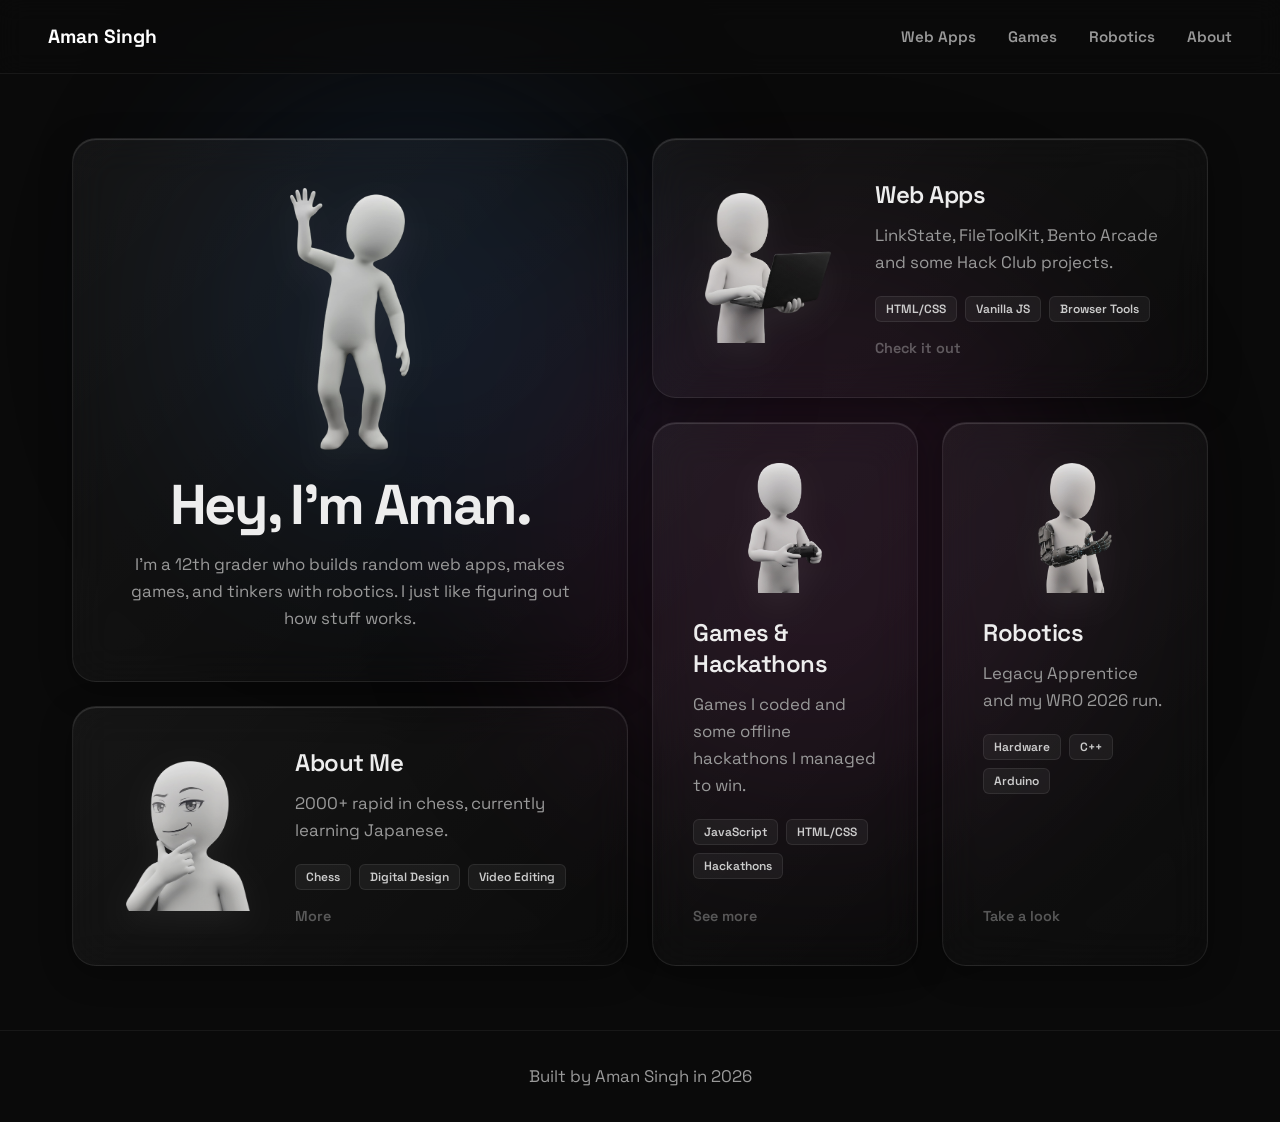
<file: index.html>
<!DOCTYPE html>
<html lang="en">
<head>
    <meta charset="UTF-8">
    <meta name="viewport" content="width=device-width, initial-scale=1.0">
    <title>Aman Singh</title>
    <link rel="stylesheet" href="css/style.css">
</head>
<body>

    <!-- Ambient Liquid Background -->
    <div class="ambient-blob blob-1"></div>
    <div class="ambient-blob blob-2"></div>

    <canvas id="avatar-canvas"></canvas>

    <nav class="navbar">
        <div class="nav-brand"><a href="index.html">Aman Singh</a></div>
        <ul class="nav-links">
            <li><a href="web.html">Web Apps</a></li>
            <li><a href="games.html">Games</a></li>
            <li><a href="robotics.html">Robotics</a></li>
            <li><a href="about.html">About</a></li>
        </ul>
    </nav>

    <main class="bento-grid">
        
        <section class="bento-cell hero-cell">
            <div class="hero-avatar">
                <img src="assets/hero-avatar.png" alt="Waving Avatar" class="avatar-img">
            </div>
            <div class="hero-content">
                <h1>Hey, I'm Aman.</h1>
                <p>I'm a 12th grader who builds random web apps, makes games, and tinkers with robotics. I just like figuring out how stuff works.</p>
            </div>
        </section>

        <a href="web.html" class="bento-cell link-cell web-cell wide-cell">
            <img src="assets/web-avatar.png" class="cell-icon" alt="Web Apps">
            <div class="cell-content">
                <h2>Web Apps</h2>
                <p>LinkState, FileToolKit, Bento Arcade and some Hack Club projects.</p>
                <div class="tag-container">
                    <span class="tech-tag">HTML/CSS</span>
                    <span class="tech-tag">Vanilla JS</span>
                    <span class="tech-tag">Browser Tools</span>
                </div>
                <span class="hover-indicator">Check it out</span>
            </div>
        </a>

        <a href="games.html" class="bento-cell link-cell game-cell tall-cell">
            <img src="assets/game-avatar.png" class="cell-icon" alt="Games">
            <div class="cell-content">
                <h2>Games & Hackathons</h2>
                <p>Games I coded and some offline hackathons I managed to win.</p>
                <div class="tag-container">
                    <span class="tech-tag">JavaScript</span>
                    <span class="tech-tag">HTML/CSS</span>
                    <span class="tech-tag">Hackathons</span>
                </div>
                <span class="hover-indicator">See more</span>
            </div>
        </a>

        <a href="robotics.html" class="bento-cell link-cell robotics-cell tall-cell">
            <img src="assets/robot-avatar.png" class="cell-icon" alt="Robotics">
            <div class="cell-content">
                <h2>Robotics</h2>
                <p>Legacy Apprentice and my WRO 2026 run.</p>
                <div class="tag-container">
                    <span class="tech-tag">Hardware</span>
                    <span class="tech-tag">C++</span>
                    <span class="tech-tag">Arduino</span>
                </div>
                <span class="hover-indicator">Take a look</span>
            </div>
        </a>

        <a href="about.html" class="bento-cell link-cell personal-cell wide-cell">
            <img src="assets/about-avatar.png" class="cell-icon" alt="About Me">
            <div class="cell-content">
                <h2>About Me</h2>
                <p>2000+ rapid in chess, currently learning Japanese.</p>
                <div class="tag-container">
                    <span class="tech-tag">Chess</span>
                    <span class="tech-tag">Digital Design</span>
                    <span class="tech-tag">Video Editing</span>
                </div>
                <span class="hover-indicator">More</span>
            </div>
        </a>

    </main>

    <footer class="footer">
        <p>Built by Aman Singh in 2026</p>
    </footer>

    <script src="js/style.js"></script>
</body>
</html>
</file>
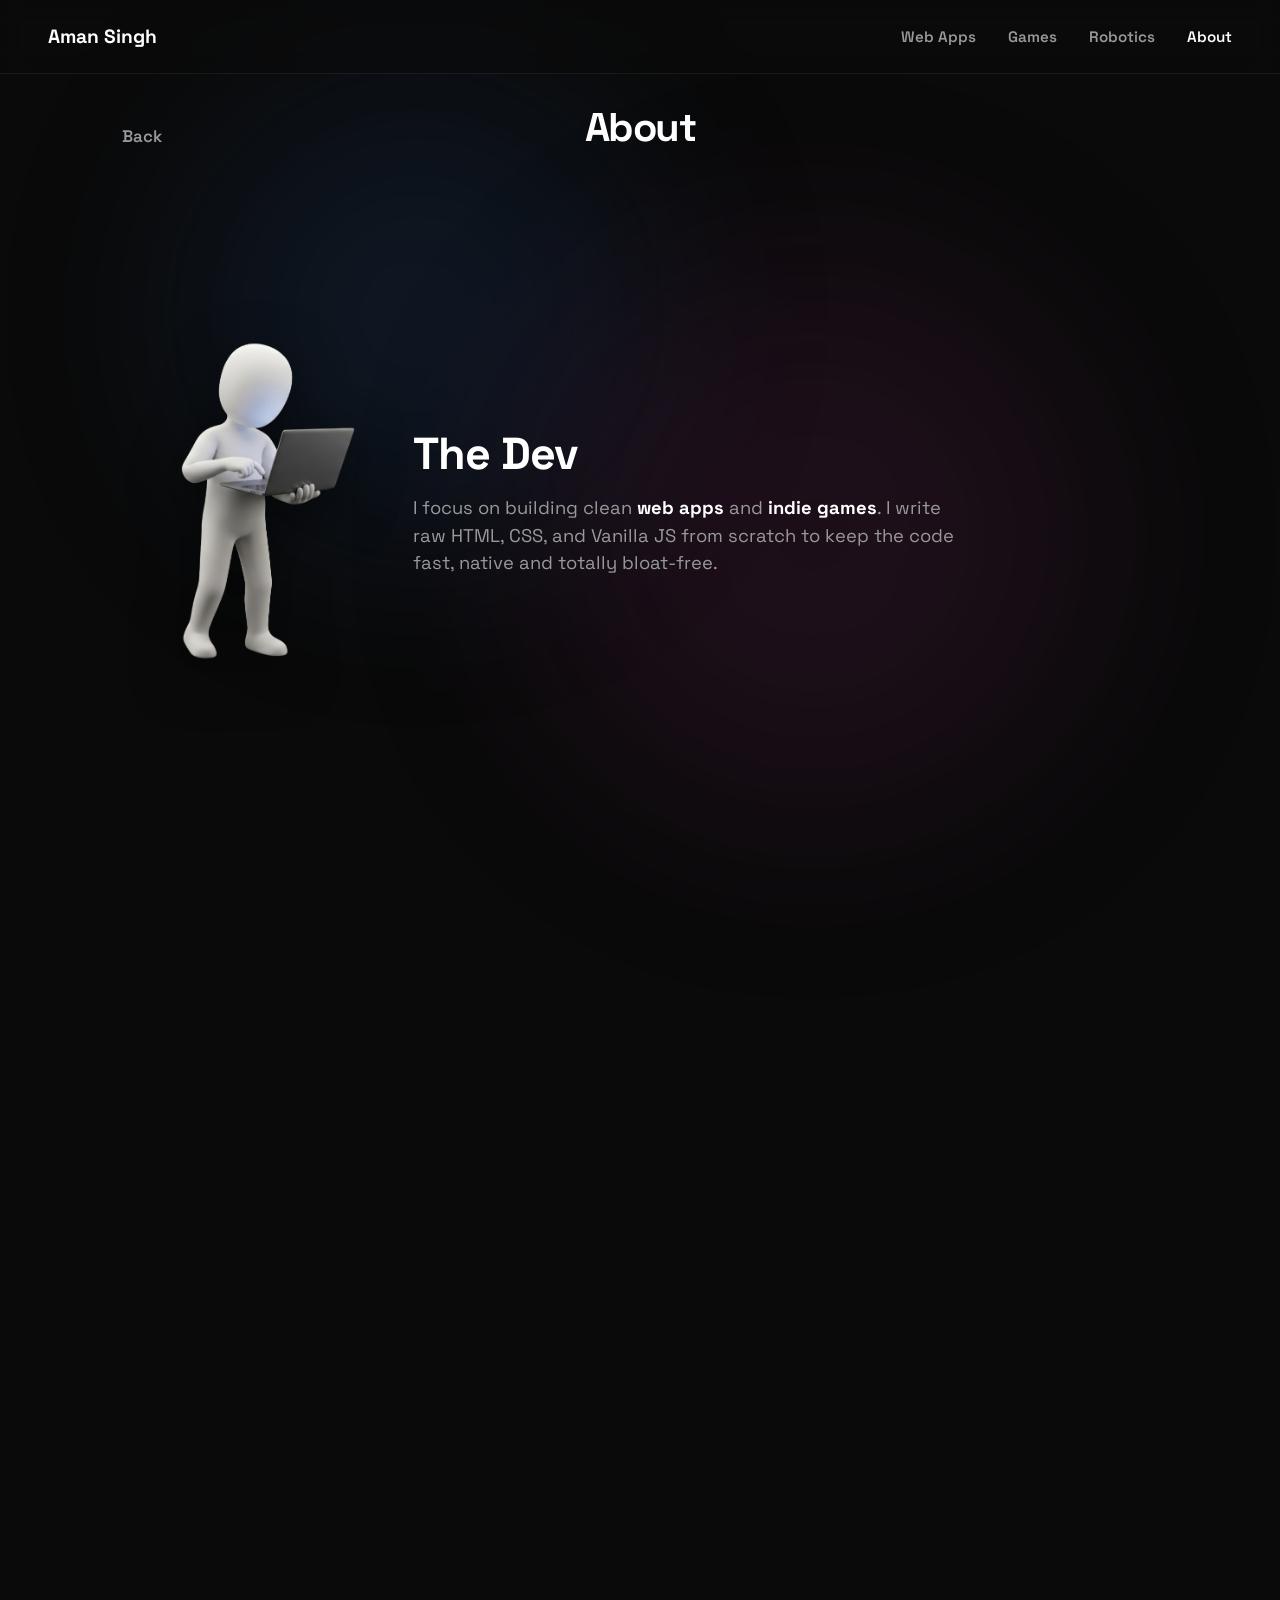
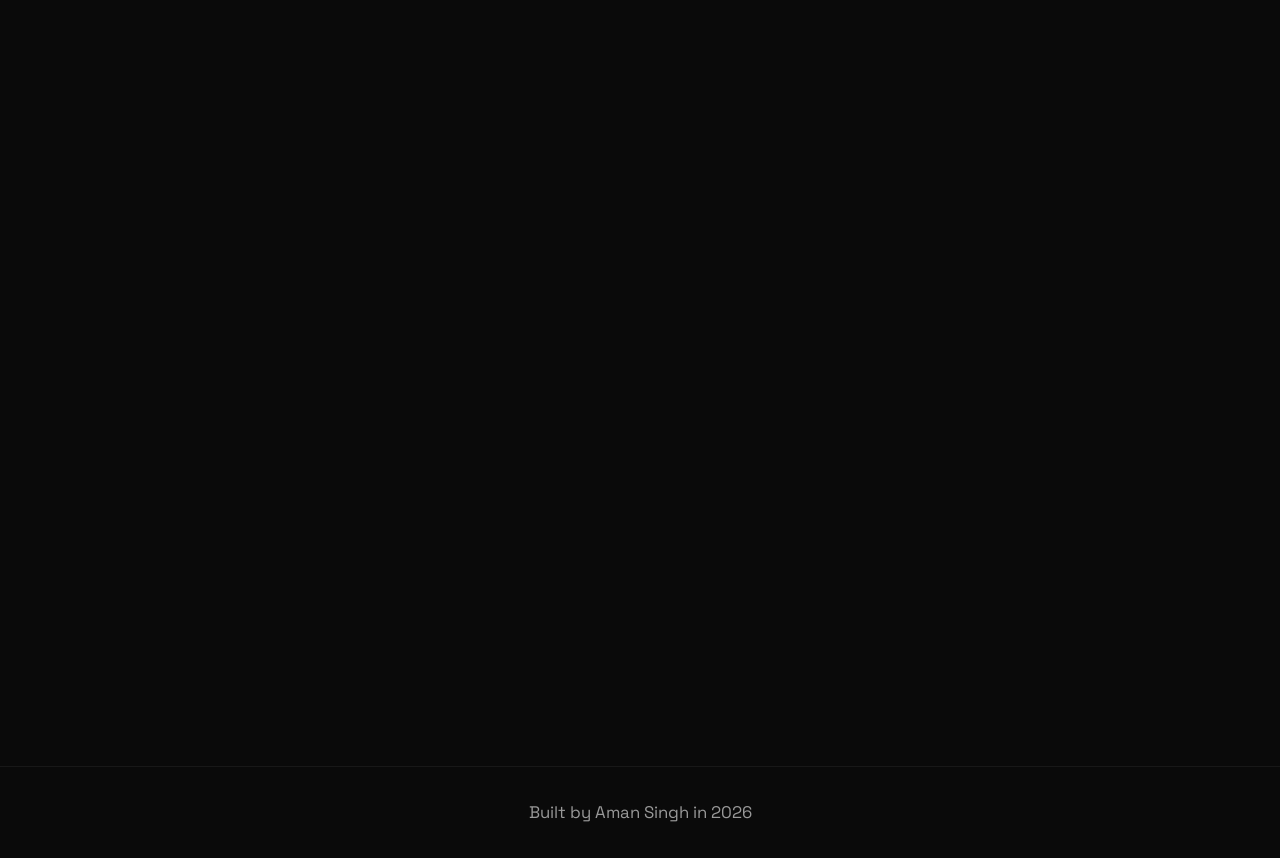
<file: about.html>
<!DOCTYPE html>
<html lang="en">
<head>
    <meta charset="UTF-8">
    <meta name="viewport" content="width=device-width, initial-scale=1.0">
    <title>About - Aman Singh</title>
    <link rel="stylesheet" href="css/style.css">
    <link rel="stylesheet" href="css/about.css">
</head>
<body>

    <div class="ambient-blob blob-1"></div>
    <div class="ambient-blob blob-2"></div>

    <canvas id="avatar-canvas"></canvas>

    <nav class="navbar">
        <div class="nav-brand"><a href="index.html">Aman Singh</a></div>
        <ul class="nav-links">
            <li><a href="web.html">Web Apps</a></li>
            <li><a href="games.html">Games</a></li>
            <li><a href="robotics.html">Robotics</a></li>
            <li><a href="about.html" style="color: #ffffff;">About</a></li>
        </ul>
    </nav>

    <div class="page-header">
        <a href="index.html" class="back-btn">Back</a>
        <h1 class="page-title">About</h1>
    </div>

    <main class="about-journey">
        <div class="timeline-container">
            
            <div class="pose-step left fade-in">
                <img src="assets/about1.png" class="pose-img" alt="Aman Dev">
                <div class="pose-text">
                    <h3>The Dev</h3>
<p>I focus on building clean <a href="web.html" class="chess-link">web apps</a> and <a href="games.html" class="chess-link">indie games</a>. I write raw HTML, CSS, and Vanilla JS from scratch to keep the code fast, native and totally bloat-free.</p>
                </div>
            </div>

            <div class="pose-step right fade-in">
                <div class="pose-text">
                    <h3>The Strategist</h3>
<p>Grinded to 2000+ elo, putting me in the top 0.3% globally. If you wanna test your luck against a 99.7 percentile player, challenge me on Chess.com at <a href="https://www.chess.com/member/duskled" target="_blank" class="chess-link">@duskled</a>.</p>
                </div>
                <img src="assets/about2.png" class="pose-img" alt="Aman Chess">
            </div>

            <div class="pose-step left fade-in">
                <img src="assets/about3.png" class="pose-img" alt="Aman AFK">
                <div class="pose-text">
                    <h3>Going AFK</h3>
                    <p>When I step away from the screen, you will usually find me outside playing football or smashing shuttlecocks.</p>
                </div>
            </div>

            <div class="pose-step right fade-in">
                <div class="pose-text">
                    <h3>The Full Picture</h3>
<p>Hey, I'm Aman. I'm a Class 12 student at DBRA-SOSE, MPK in Delhi. Fluent in English and Hindi, currently locking in on Japanese, and constantly building. That's me in a nutshell.</p>
                </div>
                <img src="assets/about - inside.png" class="pose-img final-avatar" alt="Aman Everything">
            </div>

        </div>
    </main>

    <footer class="footer">
        <p>Built by Aman Singh in 2026</p>
    </footer>

    <script src="js/style.js"></script>
    <script src="js/about.js"></script>
</body>
</html>
</file>
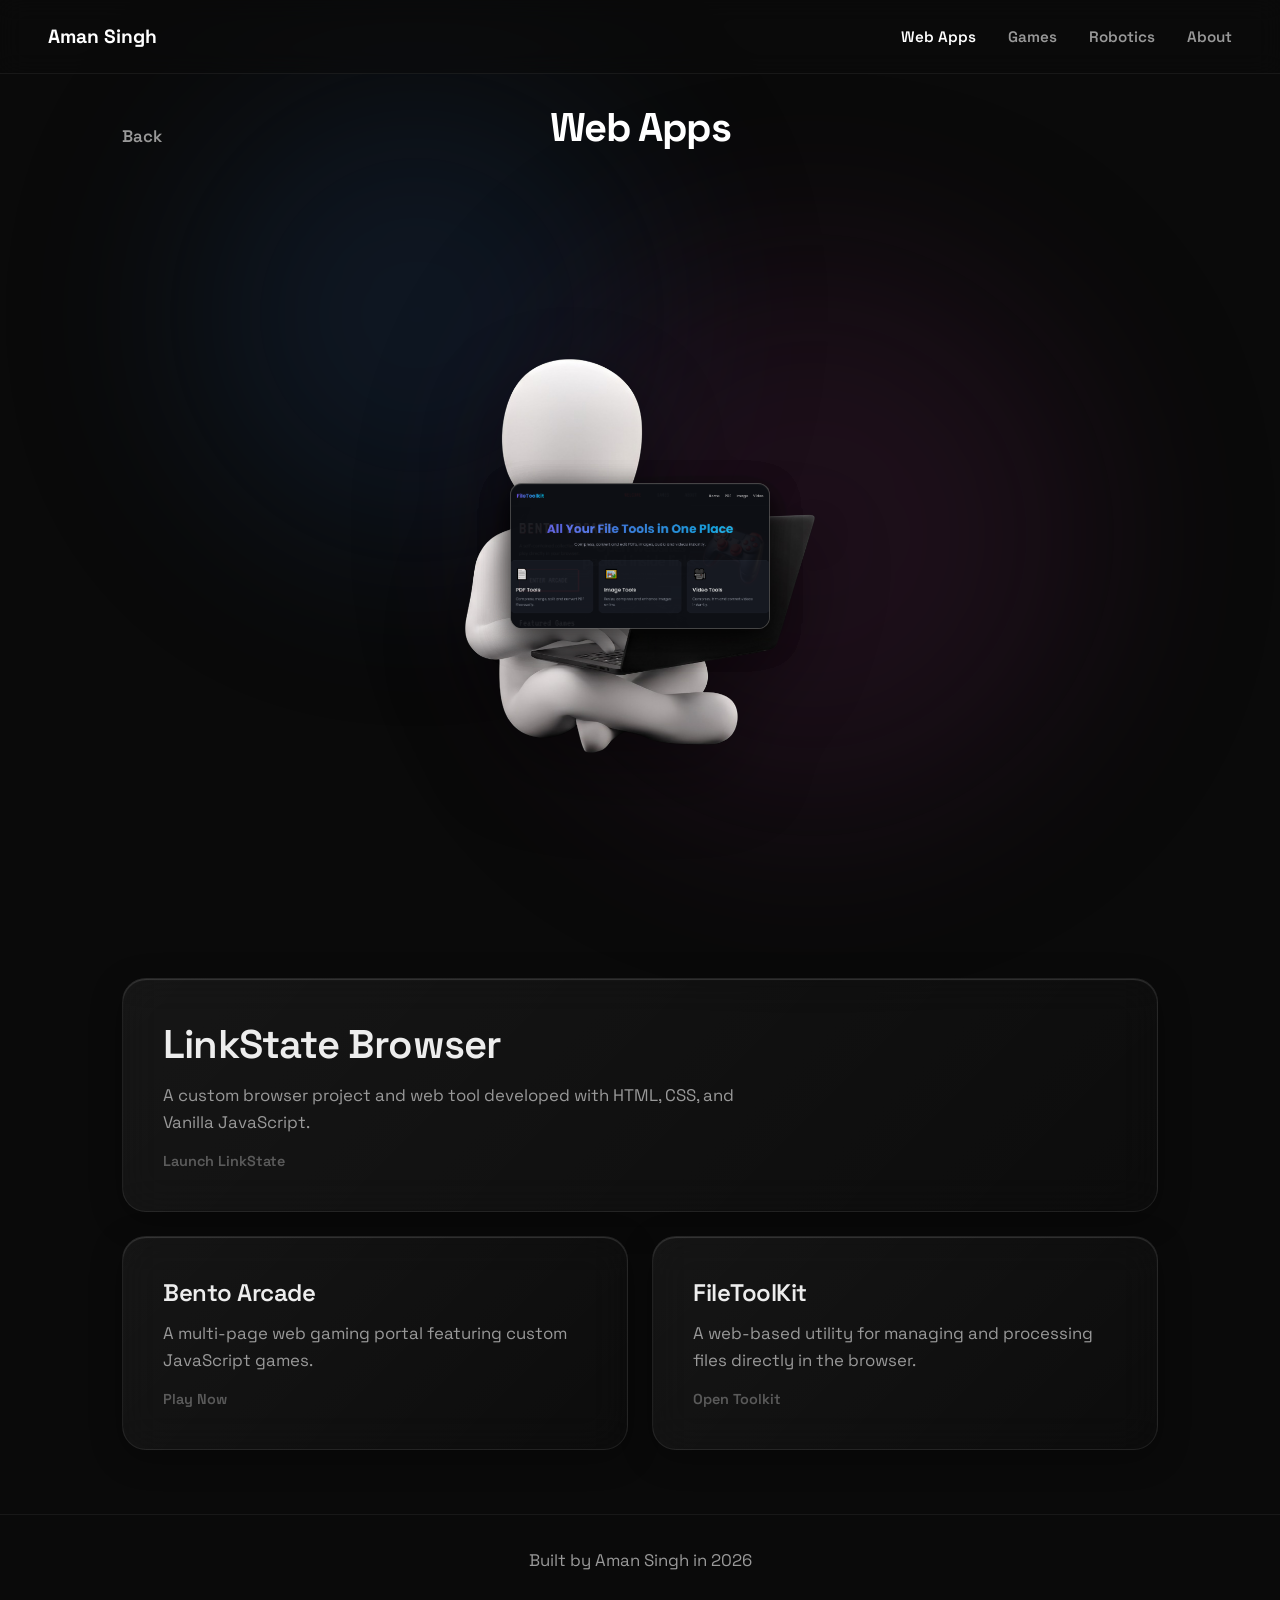
<file: web.html>
<!DOCTYPE html>
<html lang="en">
<head>
    <meta charset="UTF-8">
    <meta name="viewport" content="width=device-width, initial-scale=1.0">
    <title>Web Apps - Aman Singh</title>
    <link rel="stylesheet" href="css/style.css">
    <link rel="stylesheet" href="css/web.css">
</head>
<body>

    <!-- Ambient Liquid Background -->
    <div class="ambient-blob blob-1"></div>
    <div class="ambient-blob blob-2"></div>

    <canvas id="avatar-canvas"></canvas>

    <nav class="navbar">
        <div class="nav-brand"><a href="index.html">Aman Singh</a></div>
        <ul class="nav-links">
            <li><a href="web.html" style="color: #ffffff;">Web Apps</a></li>
            <li><a href="games.html">Games</a></li>
            <li><a href="robotics.html">Robotics</a></li>
            <li><a href="about.html">About</a></li>
        </ul>
    </nav>

    <!-- Page Header (Title & Back Button) -->
    <div class="page-header">
        <a href="index.html" class="back-btn">Back</a>
        <h1 class="page-title">Web Apps</h1>
    </div>

    <!-- Cinematic Hero Section -->
    <section class="cinematic-hero" id="hero-scene">
        <div class="hero-center-stage">
            <img src="assets/web - inside.png" alt="Aman Coding" class="main-avatar-3d">
            
            <!-- True 3D Orbital Image Previews -->
            <div class="float-wrapper float-linkstate">
                <div class="floating-preview">
                    <img src="assets/linkstate-preview.PNG" alt="LinkState Preview">
                </div>
            </div>
            
            <div class="float-wrapper float-bento">
                <div class="floating-preview">
                    <img src="assets/bentoarcade-preview.PNG" alt="Bento Arcade Preview">
                </div>
            </div>
            
            <div class="float-wrapper float-file">
                <div class="floating-preview">
                    <img src="assets/filetoolkit-preview.PNG" alt="FileToolKit Preview">
                </div>
            </div>
        </div>
    </section>

    <!-- The Interactive Bento Grid -->
    <main class="bento-grid web-grid">
        
        <a href="https://linkstate.xyz" target="_blank" class="bento-cell link-cell project-linkstate">
            <div class="cell-content">
                <h2>LinkState Browser</h2>
                <p>A custom browser project and web tool developed with HTML, CSS, and Vanilla JavaScript.</p>
                <span class="hover-indicator">Launch LinkState</span>
            </div>
            <div class="preview-container">
                <img src="assets/linkstate-preview.PNG" alt="LinkState Preview" class="preview-img">
            </div>
        </a>

        <a href="https://sweet-tree-6366.duskled.workers.dev/" target="_blank" class="bento-cell link-cell project-bento">
            <div class="cell-content">
                <h2>Bento Arcade</h2>
                <p>A multi-page web gaming portal featuring custom JavaScript games.</p>
                <span class="hover-indicator">Play Now</span>
            </div>
            <div class="preview-container">
                <img src="assets/bentoarcade-preview.PNG" alt="Bento Arcade Preview" class="preview-img">
            </div>
        </a>

        <a href="https://filetoolkit.xyz" target="_blank" class="bento-cell link-cell project-file">
            <div class="cell-content">
                <h2>FileToolKit</h2>
                <p>A web-based utility for managing and processing files directly in the browser.</p>
                <span class="hover-indicator">Open Toolkit</span>
            </div>
            <div class="preview-container">
                <img src="assets/filetoolkit-preview.PNG" alt="FileToolKit Preview" class="preview-img">
            </div>
        </a>

    </main>

    <footer class="footer">
        <p>Built by Aman Singh in 2026</p>
    </footer>

    <!-- Shared Physics Script -->
    <script src="js/style.js"></script>

    <!-- Scroll Dissolve Animation Script -->
    <script>
        window.addEventListener('scroll', () => {
            const hero = document.getElementById('hero-scene');
            const scrollY = window.scrollY;
            
            const opacity = Math.max(1 - (scrollY / 400), 0); 
            const translateY = scrollY * 0.4; 
            const scale = Math.max(1 - (scrollY / 2000), 0.9);

            hero.style.opacity = opacity;
            hero.style.transform = `translateY(${translateY}px) scale(${scale})`;
            
            if (opacity === 0) {
                hero.style.pointerEvents = 'none';
            } else {
                hero.style.pointerEvents = 'auto';
            }
        });
    </script>
</body>
</html>
</file>
<file: css/style.css>
@import url('https://fonts.googleapis.com/css2?family=Space+Grotesk:wght@400;600;700&display=swap');

* {
    margin: 0;
    padding: 0;
    box-sizing: border-box;
}

body {
    background-color: #0a0a0a;
    color: #ededed;
    font-family: 'Space Grotesk', sans-serif;
    min-height: 100vh;
    display: flex;
    flex-direction: column;
    overflow-x: hidden;
}

#avatar-canvas {
    position: fixed;
    top: 0;
    left: 0;
    width: 100vw;
    height: 100vh;
    z-index: -1;
    pointer-events: none;
}

.navbar {
    width: 100%;
    padding: 1.5rem 3rem;
    display: flex;
    justify-content: space-between;
    align-items: center;
    background: rgba(10, 10, 10, 0.5);
    backdrop-filter: blur(12px);
    border-bottom: 1px solid rgba(255, 255, 255, 0.06);
    position: sticky;
    top: 0;
    z-index: 10;
}

.nav-brand a {
    font-size: 1.2rem;
    font-weight: 700;
    text-decoration: none;
    color: #ffffff;
}

.nav-links {
    display: flex;
    gap: 2rem;
    list-style: none;
}

.nav-links a {
    text-decoration: none;
    color: #999999;
    font-size: 0.95rem;
    font-weight: 600;
    transition: color 0.2s ease;
}

.nav-links a:hover {
    color: #ffffff;
}

.bento-grid {
    display: grid;
    grid-template-columns: repeat(4, 1fr);
    grid-template-rows: repeat(3, 260px);
    gap: 24px;
    width: 100%;
    max-width: 1200px;
    margin: 4rem auto;
    padding: 0 2rem;
    z-index: 1;
    flex: 1;
}

.bento-cell {
    /* Liquid glass surface gradient */
    background: linear-gradient(135deg, rgba(255, 255, 255, 0.05) 0%, rgba(255, 255, 255, 0.01) 100%);
    /* Glass edge highlight (rim light) and drop shadow */
    box-shadow: inset 0 1px 1px rgba(255, 255, 255, 0.15), 
                0 8px 32px rgba(0, 0, 0, 0.3);
    border: 1px solid rgba(255, 255, 255, 0.08);
    border-radius: 24px;
    padding: 2.5rem;
    display: flex;
    /* Stronger blur for frosted refraction */
    backdrop-filter: blur(20px);
    -webkit-backdrop-filter: blur(20px);
    transition: transform 0.3s cubic-bezier(0.25, 0.8, 0.25, 1), 
                border-color 0.3s ease, 
                background 0.3s ease, 
                box-shadow 0.3s ease;
    text-decoration: none;
    color: inherit;
    position: relative; 
    z-index: 2; /* Keeps glass above the blobs */
}

.link-cell:hover {
    transform: translateY(-5px);
    background: linear-gradient(135deg, rgba(255, 255, 255, 0.08) 0%, rgba(255, 255, 255, 0.02) 100%);
    border-color: rgba(255, 255, 255, 0.2);
    /* Intensify shadow and edge highlight on hover */
    box-shadow: inset 0 1px 1px rgba(255, 255, 255, 0.25), 
                0 15px 40px rgba(0, 0, 0, 0.4);
    cursor: pointer;
}

.hero-cell {
    grid-column: 1 / 3;
    grid-row: 1 / 3;
    flex-direction: column;
    align-items: center;
    justify-content: center;
    text-align: center;
}

.hero-avatar {
    width: 120px;
    height: auto;
    margin: 0 auto 1.5rem auto;
    display: flex;
    align-items: center;
    justify-content: center;
}

.avatar-img {
    width: 100%;
    height: auto;
    object-fit: contain;
    mix-blend-mode: screen;
    opacity: 0.9;
    filter: drop-shadow(0px 10px 15px rgba(255, 255, 255, 0.05));
}

.hero-content {
    display: flex;
    flex-direction: column;
    justify-content: center;
    align-items: center;
}

.cell-icon {
    object-fit: contain;
    opacity: 0.9;
    transition: transform 0.2s ease;
    mix-blend-mode: screen;
    filter: drop-shadow(0px 10px 15px rgba(255, 255, 255, 0.05));
}

.link-cell:hover .cell-icon {
    transform: scale(1.05);
}

.wide-cell {
    flex-direction: row;
    align-items: center;
}

.wide-cell .cell-icon {
    width: 150px;
    height: 150px;
    margin-right: 2rem;
    flex-shrink: 0;
}

.wide-cell .cell-content {
    display: flex;
    flex-direction: column;
    justify-content: center;
    height: 100%;
}

.tall-cell {
    flex-direction: column;
    justify-content: flex-start;
}

.tall-cell .cell-icon {
    width: 100%;
    height: 130px;
    margin-bottom: 1.5rem;
}

.tall-cell .cell-content {
    display: flex;
    flex-direction: column;
    flex-grow: 1;
    justify-content: flex-start;
}

.tag-container {
    display: flex;
    flex-wrap: wrap;
    gap: 8px;
    margin-top: 1.25rem;
}

.tech-tag {
    font-size: 0.75rem;
    font-weight: 600;
    background: rgba(255, 255, 255, 0.05);
    border: 1px solid rgba(255, 255, 255, 0.08);
    padding: 4px 10px;
    border-radius: 6px;
    color: #cccccc;
}

.web-cell {
    grid-column: 3 / 5;
    grid-row: 1 / 2;
}

.game-cell {
    grid-column: 3 / 4;
    grid-row: 2 / 4;
}

.robotics-cell {
    grid-column: 4 / 5;
    grid-row: 2 / 4;
}

.personal-cell {
    grid-column: 1 / 3;
    grid-row: 3 / 4;
}

h1 {
    font-size: 3.5rem;
    font-weight: 700;
    margin-bottom: 1rem;
    letter-spacing: -0.04em;
    line-height: 1.1;
}

h2 {
    font-size: 1.5rem;
    font-weight: 600;
    margin-bottom: 0.75rem;
    letter-spacing: -0.02em;
}

p {
    font-size: 1.05rem;
    line-height: 1.6;
    color: #999999;
}

.hover-indicator {
    font-size: 0.9rem;
    font-weight: 600;
    margin-top: auto;
    padding-top: 1rem;
    display: inline-block;
    color: #ffffff;
    opacity: 0.3;
    transition: opacity 0.2s ease;
}

.link-cell:hover .hover-indicator {
    opacity: 1;
}

.footer {
    width: 100%;
    text-align: center;
    padding: 2rem;
    color: #666666;
    font-size: 0.9rem;
    border-top: 1px solid rgba(255, 255, 255, 0.06);
    margin-top: auto;
}

/* --- Ambient Liquid Blobs --- */
.ambient-blob {
    position: fixed;
    border-radius: 50%;
    filter: blur(100px);
    z-index: 0;
    opacity: 0.3;
    pointer-events: none;
    animation: float 12s infinite alternate ease-in-out;
}

.blob-1 {
    width: 450px;
    height: 450px;
    background: #1a365d; 
    top: 10%;
    left: 15%;
}

.blob-2 {
    width: 550px;
    height: 550px;
    background: #4a1c40; 
    bottom: 10%;
    right: 15%;
    animation-delay: -6s;
}

@keyframes float {
    0% { transform: translate(0, 0) scale(1); }
    100% { transform: translate(50px, 80px) scale(1.1); }
}

@media (max-width: 900px) {
    .navbar {
        padding: 1rem;
    }
    .nav-links {
        display: none;
    }
    .bento-grid {
        grid-template-columns: 1fr;
        grid-template-rows: auto;
        gap: 16px;
        margin: 2rem auto;
        padding: 0 1rem;
    }
    .hero-cell, .web-cell, .game-cell, .robotics-cell, .personal-cell {
        grid-column: 1 / -1;
        grid-row: auto;
        min-height: 220px;
    }
    .hero-cell {
        flex-direction: column;
        align-items: center;
    }
    .hero-avatar {
        width: 100px;
        height: auto;
        margin: 0 auto 1.5rem auto;
    }
    .wide-cell {
        flex-direction: column;
        align-items: flex-start;
    }
    .wide-cell .cell-icon {
        margin-right: 0;
        margin-bottom: 1.5rem;
        width: 120px;
        height: 120px;
    }
}
</file>
<file: css/about.css>
@import url('https://fonts.googleapis.com/css2?family=Space+Grotesk:wght@400;600;700&display=swap');

body {
    overflow-anchor: none;
}

.page-header {
    max-width: 1100px;
    margin: 2rem auto 0 auto; 
    padding: 0 2rem;
    display: flex;
    align-items: center;
    justify-content: center;
    position: relative;
    width: 100%;
    z-index: 10;
}

.back-btn {
    position: absolute;
    left: 2rem; 
    color: #999999;
    text-decoration: none;
    font-size: 1.05rem;
    font-weight: 600;
    transition: color 0.2s ease, transform 0.2s ease;
}

.back-btn:hover {
    color: #ffffff;
    transform: translateX(-4px); 
}

.page-title {
    font-size: 2.5rem;
    font-weight: 700;
    letter-spacing: -0.04em;
    color: #ffffff;
}

.about-journey {
    width: 100%;
    max-width: 1200px;
    margin: 10rem auto 4rem auto;
    padding: 0 2rem;
    position: relative;
    z-index: 5;
}

.timeline-container {
    display: flex;
    flex-direction: column;
    gap: 12rem;
    position: relative;
    align-items: center;
}

.pose-step {
    display: flex;
    align-items: center;
    width: 100%;
    min-height: 350px;
    opacity: 0;
    transform: translateY(40px);
    transition: opacity 0.8s ease, transform 0.8s ease;
    gap: 4rem;
}

.pose-step.active-step {
    opacity: 1;
    transform: translateY(0);
}

.pose-step.left { 
    justify-content: flex-start; 
    padding-left: 10%; 
    flex-direction: row; 
}

.pose-step.right { 
    justify-content: flex-end; 
    padding-right: 10%; 
    flex-direction: row; 
}

.pose-img {
    max-height: 300px; 
    width: auto;
    opacity: 0.15;
    filter: drop-shadow(0 15px 25px rgba(0,0,0,0.5));
    transition: transform 0.6s ease, opacity 0.6s ease;
    z-index: 2;
}

.final-avatar {
    max-height: 300px;
}

.pose-step.active-step .pose-img {
    opacity: 1;
    transform: scale(1.05);
}

.pose-text {
    display: flex;
    flex-direction: column;
    gap: 12px;
    opacity: 0;
    transition: all 0.6s cubic-bezier(0.25, 1, 0.5, 1);
    z-index: 1;
}

.pose-step.left .pose-text {
    transform: translateX(-40px);
    text-align: left;
}

.pose-step.right .pose-text {
    transform: translateX(40px);
    text-align: right;
}

.pose-step.active-step .pose-text {
    opacity: 1;
    transform: translateX(0);
}

.pose-text h3 {
    font-family: 'Space Grotesk', sans-serif;
    font-size: 2.8rem;
    color: #ffffff;
    font-weight: 700;
    margin: 0;
    letter-spacing: -0.02em;
}

.pose-text p {
    font-family: 'Space Grotesk', sans-serif;
    font-size: 1.15rem;
    color: #999999;
    margin: 0;
    max-width: 550px;
    white-space: normal;
    font-weight: 400;
    line-height: 1.5;
}

.chess-link {
    color: #ffffff;
    text-decoration: none;
    font-weight: 700;
    transition: color 0.3s ease;
}

.chess-link:hover {
    color: #4CAF50;
}

.fade-in {
    opacity: 0;
    transform: translateY(40px);
    transition: opacity 0.8s ease, transform 0.8s ease;
}

.fade-in.appear {
    opacity: 1;
    transform: translateY(0);
}

@media (max-width: 900px) {
    .page-header {
        justify-content: space-between;
    }
    
    .back-btn {
        position: relative;
        left: 0;
    }

    .pose-step.left, .pose-step.right {
        padding-left: 10%;
        padding-right: 10%;
        flex-direction: column;
        justify-content: center;
        gap: 2rem;
    }
    
    .pose-step.left .pose-text, .pose-step.right .pose-text {
        text-align: center;
        transform: translateY(40px) translateX(0);
    }
    
    .pose-step.active-step .pose-text {
        transform: translateY(0) translateX(0);
    }
}
</file>
<file: css/web.css>
/* css/web.css */

/* =========================================
   1. PAGE HEADER (Top)
========================================= */
.page-header {
    max-width: 1100px;
    margin: 2rem auto 0 auto; 
    padding: 0 2rem;
    display: flex;
    align-items: center;
    justify-content: center;
    position: relative;
    width: 100%;
    z-index: 10;
}

.back-btn {
    position: absolute;
    left: 2rem; 
    color: #999999;
    text-decoration: none;
    font-size: 1.05rem;
    font-weight: 600;
    transition: color 0.2s ease, transform 0.2s ease;
}

.back-btn:hover {
    color: #ffffff;
    transform: translateX(-4px); 
}

.page-title {
    font-size: 2.5rem;
    font-weight: 700;
    letter-spacing: -0.04em;
    color: #ffffff;
}

/* =========================================
   2. CINEMATIC 3D HERO SECTION
========================================= */
.cinematic-hero {
    min-height: calc(100vh - 120px); 
    display: flex;
    flex-direction: column;
    align-items: center;
    justify-content: center;
    position: relative;
    z-index: 5;
    /* Create the 3D camera perspective */
    perspective: 1200px;
    transition: opacity 0.1s linear; 
}

.hero-center-stage {
    position: relative;
    width: 100%;
    height: 500px;
    display: flex;
    justify-content: center;
    align-items: center;
    /* Tells the browser this div contains actual 3D depth elements */
    transform-style: preserve-3d;
}

.main-avatar-3d {
    width: 350px; 
    position: absolute;
    /* Removed mix-blend-mode to allow proper Z-index passing */
    filter: drop-shadow(0px 30px 40px rgba(0, 0, 0, 0.4));
    animation: float-avatar 4s infinite alternate ease-in-out;
}

@keyframes float-avatar {
    0% { transform: translateY(0px) translateZ(0px); }
    100% { transform: translateY(-20px) translateZ(0px); }
}

/* --- The 3D Orbital System --- */
.float-wrapper {
    position: absolute;
    top: 50%;
    left: 50%;
    width: 260px; /* Bigger image size */
    height: 146px;
    /* Center the pivot point */
    margin-top: -73px;
    margin-left: -130px;
    /* Pass the 3D context to the images inside */
    transform-style: preserve-3d;
}

.float-linkstate { animation: orbit1 18s linear infinite; }
.float-bento     { animation: orbit2 18s linear infinite; }
.float-file      { animation: orbit3 18s linear infinite; }

/* 
   The Math: 
   1. rotateY orbits it around the vertical axis
   2. translateZ pushes it outward (radius)
   3. rotateY (negative) counters the spin so it always faces the screen
   CSS perspective handles the automatic size shrinking/growing! 
*/
@keyframes orbit1 {
    0%   { transform: rotateY(0deg) translateZ(400px) rotateY(0deg); }
    100% { transform: rotateY(360deg) translateZ(400px) rotateY(-360deg); }
}
@keyframes orbit2 {
    0%   { transform: rotateY(120deg) translateZ(400px) rotateY(-120deg); }
    100% { transform: rotateY(480deg) translateZ(400px) rotateY(-480deg); }
}
@keyframes orbit3 {
    0%   { transform: rotateY(240deg) translateZ(400px) rotateY(-240deg); }
    100% { transform: rotateY(600deg) translateZ(400px) rotateY(-600deg); }
}

/* ONLY pauses the orbit when your mouse is actually touching a floating image */
.hero-center-stage:has(.floating-preview:hover) .float-wrapper {
    animation-play-state: paused;
}
.hero-center-stage:has(.floating-preview:hover) .main-avatar-3d {
    animation-play-state: paused; 
}
/* --- The Floating Image Previews --- */
.floating-preview {
    width: 100%;
    height: 100%;
    border-radius: 12px;
    overflow: hidden;
    background: rgba(0, 0, 0, 0.4);
    border: 1px solid rgba(255, 255, 255, 0.15);
    box-shadow: 0 10px 30px rgba(0, 0, 0, 0.4), inset 0 1px 1px rgba(255, 255, 255, 0.2);
    pointer-events: auto; 
    transition: transform 0.4s cubic-bezier(0.25, 0.8, 0.25, 1), box-shadow 0.4s ease, border-color 0.4s ease;
}

.floating-preview img {
    width: 100%;
    height: 100%;
    object-fit: cover;
    object-position: top center;
    display: block;
    opacity: 0.85; /* Slightly higher base opacity for 3D */
    transition: opacity 0.4s ease;
}

/* Hover Effect */
.floating-preview:hover {
    transform: scale(1.15) translateY(-5px);
    box-shadow: 0 20px 40px rgba(0, 0, 0, 0.8), inset 0 1px 1px rgba(255, 255, 255, 0.4);
    border-color: rgba(255, 255, 255, 0.6);
}

.floating-preview:hover img {
    opacity: 1;
}

/* =========================================
   3. WEB APPS GRID
========================================= */
.web-grid {
    grid-template-columns: repeat(2, 1fr);
    grid-template-rows: auto auto; 
    max-width: 1100px;
    align-items: start; 
    margin-top: 2rem; 
}

.project-linkstate {
    grid-column: 1 / 3;
    grid-row: 1 / 2;
    flex-direction: column;
}

.project-bento {
    grid-column: 1 / 2;
    grid-row: 2 / 3;
    flex-direction: column;
}

.project-file {
    grid-column: 2 / 3;
    grid-row: 2 / 3;
    flex-direction: column;
}

.web-grid .bento-cell {
    padding: 2.5rem 2.5rem 0 2.5rem;
    justify-content: flex-start;
    overflow: hidden; 
}

.web-grid .cell-content {
    height: auto; 
    flex-grow: 0;
    margin-bottom: 2.5rem; 
    max-width: 600px; 
    transition: margin-bottom 0.4s ease;
}

.project-linkstate h2 {
    font-size: 2.5rem;
}

.preview-container {
    width: 100%;
    max-height: 0; 
    opacity: 0;
    margin-top: 0;
    border-top-left-radius: 12px;
    border-top-right-radius: 12px;
    overflow: hidden;
    transition: max-height 0.6s ease-in-out, opacity 0.3s ease, margin-top 0.4s ease;
}

.preview-img {
    display: block;
    width: 100%;
    height: auto; 
    opacity: 0.6;
    transition: opacity 0.3s ease;
}

.link-cell:hover .preview-container {
    max-height: 3000px; 
    opacity: 1;
}

.link-cell:hover .cell-content {
    margin-bottom: 2rem; 
}

.link-cell:hover .preview-img {
    opacity: 1;
}

/* =========================================
   4. MOBILE RESPONSIVENESS
========================================= */
@media (max-width: 900px) {
    .hero-center-stage {
        transform: scale(0.65);
    }
    
    /* Shrink the orbit radius so it doesn't break off the edge of mobile screens */
    @keyframes orbit1 {
        0%   { transform: rotateY(0deg) translateZ(240px) rotateY(0deg); }
        100% { transform: rotateY(360deg) translateZ(240px) rotateY(-360deg); }
    }
    @keyframes orbit2 {
        0%   { transform: rotateY(120deg) translateZ(240px) rotateY(-120deg); }
        100% { transform: rotateY(480deg) translateZ(240px) rotateY(-480deg); }
    }
    @keyframes orbit3 {
        0%   { transform: rotateY(240deg) translateZ(240px) rotateY(-240deg); }
        100% { transform: rotateY(600deg) translateZ(240px) rotateY(-600deg); }
    }
    
    .web-grid {
        grid-template-columns: 1fr;
        grid-template-rows: auto;
    }
    
    .project-linkstate, .project-bento, .project-file {
        grid-column: 1 / -1;
        grid-row: auto;
    }
    
    .page-header {
        justify-content: space-between;
    }
    
    .back-btn {
        position: relative;
        left: 0;
    }
}
</file>
